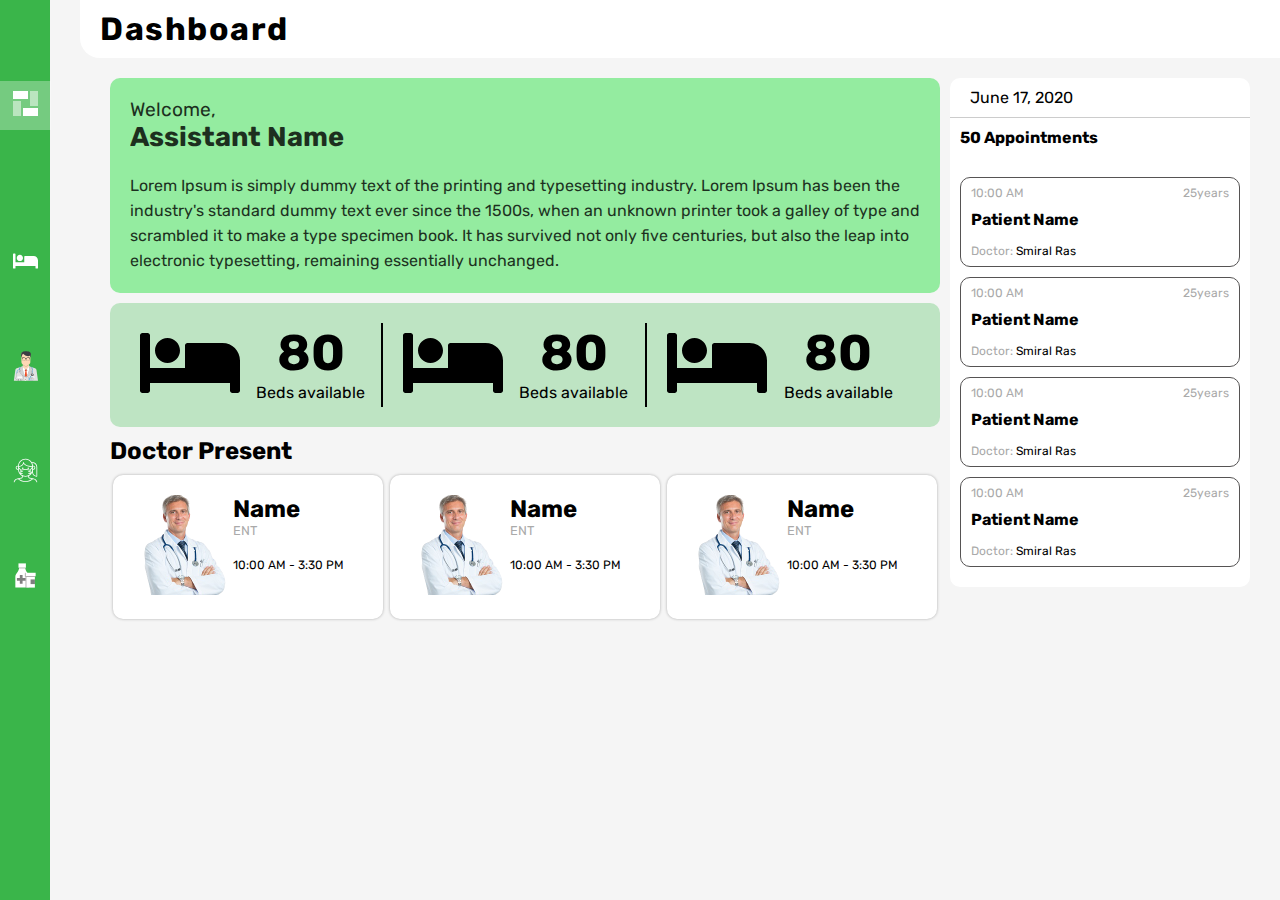
<file: frontend/index.html>
<!DOCTYPE html>
<html lang="en">
<head>
    <meta charset="UTF-8">
    <meta name="viewport" content="width=device-width, initial-scale=1.0">
    <title>Dashboard</title>
    <link rel="stylesheet" href="./css/style.css">
    <link href="https://fonts.googleapis.com/css2?family=Rubik&display=swap" rel="stylesheet">
</head>
<body>
    <div class="navigator">
        <div class="icons_con">
            <a class="active" href='index.html'> <img src="./assets/dashboard.svg" > </a>
            <a href='beds.html'> <img src="./assets/bed.svg" > </a>
            <a href='doc.html'> <img src="./assets/doc.svg" > </a>
            <a href='dashboard.html'> <img src="./assets/patient.svg" > </a>
            <a href='medicine.html'> <img src="./assets/medicine.svg" > </a>
        </div>
    </div>

    <div class="content">
        <p class="header">Dashboard</p>

        <div class="dashboard">

            <aside class="right">
                <div class="date">June 17, 2020</div>
                <p style='font-size: 1rem;font-weight: bold; padding: 10px;'>50 Appointments</p>
                
                <div class="patients_con">

                    <div class="patient">
                        <p style='font-size: 12px; color: #aaa; float:right;'>25years</p>
                        <p style='font-size: 12px; color: #aaa;'>10:00 AM</p>
                        <p style="margin-bottom: 15px; margin-top: 10px; font-weight: bold;">Patient Name</p>
                        <p style="font-size: 12px">
                            <span  style='color: #aaa;'>Doctor: </span> Smiral Ras
                        </p>
                    </div>

                    <div class="patient">
                        <p style='font-size: 12px; color: #aaa; float:right;'>25years</p>
                        <p style='font-size: 12px; color: #aaa;'>10:00 AM</p>
                        <p style="margin-bottom: 15px; margin-top: 10px; font-weight: bold;">Patient Name</p>
                        <p style="font-size: 12px">
                            <span  style='color: #aaa;'>Doctor: </span> Smiral Ras
                        </p>
                    </div>

                    <div class="patient">
                        <p style='font-size: 12px; color: #aaa; float:right;'>25years</p>
                        <p style='font-size: 12px; color: #aaa;'>10:00 AM</p>
                        <p style="margin-bottom: 15px; margin-top: 10px; font-weight: bold;">Patient Name</p>
                        <p style="font-size: 12px">
                            <span  style='color: #aaa;'>Doctor: </span> Smiral Ras
                        </p>
                    </div>

                    <div class="patient">
                        <p style='font-size: 12px; color: #aaa; float:right;'>25years</p>
                        <p style='font-size: 12px; color: #aaa;'>10:00 AM</p>
                        <p style="margin-bottom: 15px; margin-top: 10px; font-weight: bold;">Patient Name</p>
                        <p style="font-size: 12px">
                            <span  style='color: #aaa;'>Doctor: </span> Smiral Ras
                        </p>
                    </div>

                </div>
                
            </aside>

            <div class="left">
                <div class="welcome">
                    <p style='font-size: 1.2rem; opacity: 0.8;'>Welcome,</p>
                    <p style='font-size: 1.7rem;font-weight: bold; margin-bottom: 20px; opacity: 0.8;'>Assistant Name</p>
                    <p style='opacity: 0.8; line-height: 25px;'>Lorem Ipsum is simply dummy text of the printing and typesetting industry. Lorem Ipsum has been the industry's standard dummy text ever since the 1500s, when an unknown printer took a galley of type and scrambled it to make a type specimen book. It has survived not only five centuries, but also the leap into electronic typesetting, remaining essentially unchanged.</p>
                </div>

                <div class="stats">
                    <div style="border-right: 2px solid #000;" class="stat">
                        <div>
                            <img width="100px" src="./assets/bed2.svg" alt="">
                        </div>
                        <div style='text-align: center;'>
                            <p style="font-weight: bold; font-size: 50px;">80</p>
                            <p>Beds available</p>
                        </div>
                    </div>

                    <div style="border-right: 2px solid #000;" class="stat">
                        <div>
                            <img width="100px" src="./assets/bed2.svg" alt="">
                        </div>
                        <div style='text-align: center;'>
                            <p style="font-weight: bold; font-size: 50px;">80</p>
                            <p>Beds available</p>
                        </div>
                    </div>

                    <div class="stat">
                        <div>
                            <img width="100px" src="./assets/bed2.svg" alt="">
                        </div>
                        <div style='text-align: center;'>
                            <p style="font-weight: bold; font-size: 50px;">80</p>
                            <p>Beds available</p>
                        </div>
                    </div>
                </div>

                <h2>Doctor Present</h2>
                <div class="grid-dash">

                    <div class="doc_card">
                        <div class="info">
                            <div class="img"> <img src="./assets/doc1.png" alt=""> </div>
                            <div class='doc_content'>
                                <p class="name">Name</p>
                                <p class="ward">ENT</p>
                                <p class="avail">10:00 AM - 3:30 PM</p>
                            </div>
                        </div>
                    </div>

                    <div class="doc_card">
                        <div class="info">
                            <div class="img"> <img src="./assets/doc1.png" alt=""> </div>
                            <div class='doc_content'>
                                <p class="name">Name</p>
                                <p class="ward">ENT</p>
                                <p class="avail">10:00 AM - 3:30 PM</p>
                            </div>
                        </div>
                    </div>

                    <div class="doc_card">
                        <div class="info">
                            <div class="img"> <img src="./assets/doc1.png" alt=""> </div>
                            <div class='doc_content'>
                                <p class="name">Name</p>
                                <p class="ward">ENT</p>
                                <p class="avail">10:00 AM - 3:30 PM</p>
                            </div>
                        </div>
                    </div>
                </div>
            </div>
        </div>
    </div>

</body>
</html>
</file>
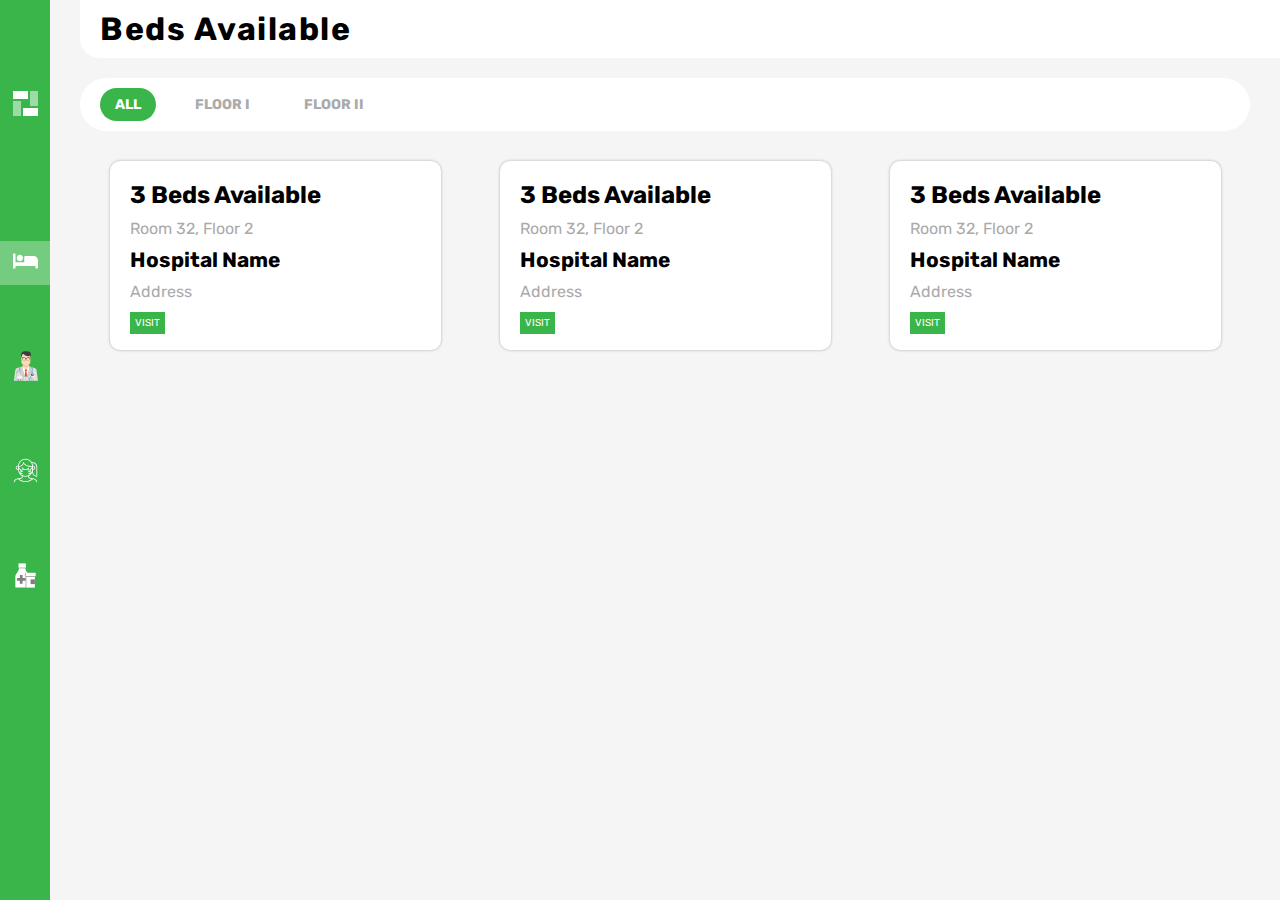
<file: frontend/beds.html>
<!DOCTYPE html>
<html lang="en">
<head>
    <meta charset="UTF-8">
    <meta name="viewport" content="width=device-width, initial-scale=1.0">
    <title>Beds Available</title>
    <link rel="stylesheet" href="./css/style.css">
    <link href="https://fonts.googleapis.com/css2?family=Rubik&display=swap" rel="stylesheet">
</head>
<body>
    <div class="navigator">
        <div class="icons_con">
            <a href='index.html'> <img src="./assets/dashboard.svg" > </a>
            <a class="active" href='beds.html'> <img src="./assets/bed.svg" > </a>
            <a href='doc.html'> <img src="./assets/doc.svg" > </a>
            <a href='dashboard.html'> <img src="./assets/patient.svg" > </a>
            <a href='medicine.html'> <img src="./assets/medicine.svg" > </a>
        </div>
    </div>

    <div class="content">
        <p class="header">Beds Available</p>
        <div class="options">
            <button class="active">All</button>
            <button>Floor I</button>
            <button>Floor II</button>
        </div>
        <div class="grid">
            <div class="card">
                <p class="beds">3 Beds Available</p>
                <p class="room">Room 32, Floor 2</p>
                <p class="name">Hospital Name</p>
                <p class="addr">Address</p>
                <a href="#">Visit</a>
            </div>
            <div class="card">
                <p class="beds">3 Beds Available</p>
                <p class="room">Room 32, Floor 2</p>
                <p class="name">Hospital Name</p>
                <p class="addr">Address</p>
                <a href="#">Visit</a>
            </div>
            <div class="card">
                <p class="beds">3 Beds Available</p>
                <p class="room">Room 32, Floor 2</p>
                <p class="name">Hospital Name</p>
                <p class="addr">Address</p>
                <a href="#">Visit</a>
            </div>
        </div>
    </div>
    
</body>
</html>
</file>
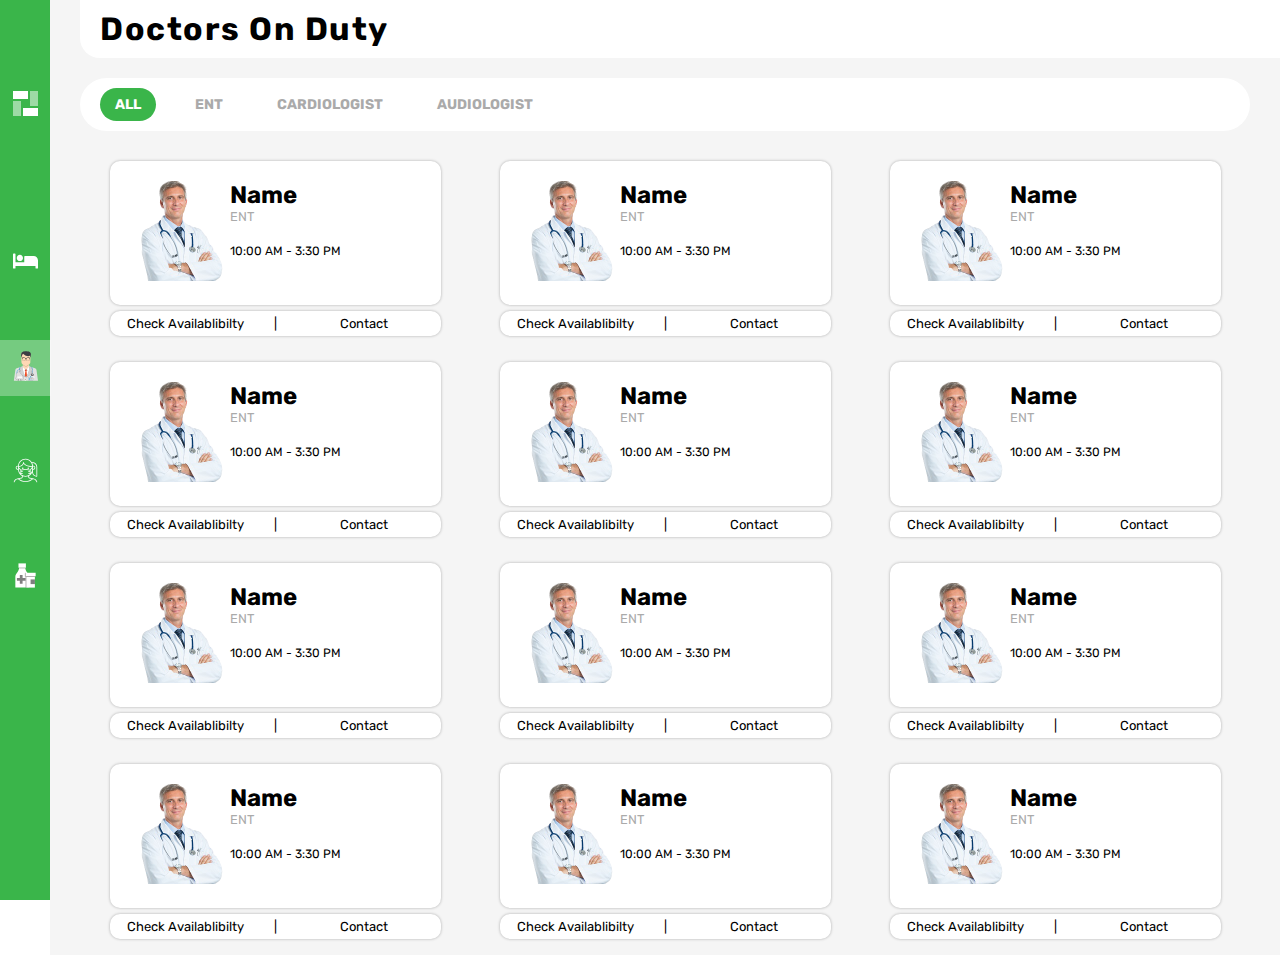
<file: frontend/doc.html>
<!DOCTYPE html>
<html lang="en">
<head>
    <meta charset="UTF-8">
    <meta name="viewport" content="width=device-width, initial-scale=1.0">
    <title>Doctor</title>
    <link rel="stylesheet" href="./css/style.css">
    <link href="https://fonts.googleapis.com/css2?family=Rubik&display=swap" rel="stylesheet">
</head>
<body>
    <div class="navigator">
        <div class="icons_con">
            <a href='index.html'> <img src="./assets/dashboard.svg" > </a>
            <a href='beds.html'> <img src="./assets/bed.svg" > </a>
            <a class="active" href='doc.html'> <img src="./assets/doc.svg" > </a>
            <a href='dashboard.html'> <img src="./assets/patient.svg" > </a>
            <a href='medicine.html'> <img src="./assets/medicine.svg" > </a>
        </div>
    </div>

    <div class="content">
        <p class="header">Doctors On Duty</p>
        <div class="options">
            <button class="active">All</button>
            <button>ENT</button>
            <button>Cardiologist</button>
            <button>Audiologist</button>
        </div>

        <div class="grid">

            <div class="doc_card">
                <div class="info">
                    <div class="img"> <img src="./assets/doc1.png" alt=""> </div>
                    <div class='doc_content'>
                        <p class="name">Name</p>
                        <p class="ward">ENT</p>
                        <p class="avail">10:00 AM - 3:30 PM</p>
                    </div>
                </div>
                <div class="contact">
                    <a href="#">Check Availablibilty</a>
                    <span>|</span>
                    <a href="#">Contact</a>
                </div>
            </div>

            <div class="doc_card">
                <div class="info">
                    <div class="img"> <img src="./assets/doc1.png" alt=""> </div>
                    <div class='doc_content'>
                        <p class="name">Name</p>
                        <p class="ward">ENT</p>
                        <p class="avail">10:00 AM - 3:30 PM</p>
                    </div>
                </div>
                <div class="contact">
                    <a href="#">Check Availablibilty</a>
                    <span>|</span>
                    <a href="#">Contact</a>
                </div>
            </div>

            <div class="doc_card">
                <div class="info">
                    <div class="img"> <img src="./assets/doc1.png" alt=""> </div>
                    <div class='doc_content'>
                        <p class="name">Name</p>
                        <p class="ward">ENT</p>
                        <p class="avail">10:00 AM - 3:30 PM</p>
                    </div>
                </div>
                <div class="contact">
                    <a href="#">Check Availablibilty</a>
                    <span>|</span>
                    <a href="#">Contact</a>
                </div>
            </div>

            <div class="doc_card">
                <div class="info">
                    <div class="img"> <img src="./assets/doc1.png" alt=""> </div>
                    <div class='doc_content'>
                        <p class="name">Name</p>
                        <p class="ward">ENT</p>
                        <p class="avail">10:00 AM - 3:30 PM</p>
                    </div>
                </div>
                <div class="contact">
                    <a href="#">Check Availablibilty</a>
                    <span>|</span>
                    <a href="#">Contact</a>
                </div>
            </div>

            <div class="doc_card">
                <div class="info">
                    <div class="img"> <img src="./assets/doc1.png" alt=""> </div>
                    <div class='doc_content'>
                        <p class="name">Name</p>
                        <p class="ward">ENT</p>
                        <p class="avail">10:00 AM - 3:30 PM</p>
                    </div>
                </div>
                <div class="contact">
                    <a href="#">Check Availablibilty</a>
                    <span>|</span>
                    <a href="#">Contact</a>
                </div>
            </div>

            <div class="doc_card">
                <div class="info">
                    <div class="img"> <img src="./assets/doc1.png" alt=""> </div>
                    <div class='doc_content'>
                        <p class="name">Name</p>
                        <p class="ward">ENT</p>
                        <p class="avail">10:00 AM - 3:30 PM</p>
                    </div>
                </div>
                <div class="contact">
                    <a href="#">Check Availablibilty</a>
                    <span>|</span>
                    <a href="#">Contact</a>
                </div>
            </div>

            <div class="doc_card">
                <div class="info">
                    <div class="img"> <img src="./assets/doc1.png" alt=""> </div>
                    <div class='doc_content'>
                        <p class="name">Name</p>
                        <p class="ward">ENT</p>
                        <p class="avail">10:00 AM - 3:30 PM</p>
                    </div>
                </div>
                <div class="contact">
                    <a href="#">Check Availablibilty</a>
                    <span>|</span>
                    <a href="#">Contact</a>
                </div>
            </div>

            <div class="doc_card">
                <div class="info">
                    <div class="img"> <img src="./assets/doc1.png" alt=""> </div>
                    <div class='doc_content'>
                        <p class="name">Name</p>
                        <p class="ward">ENT</p>
                        <p class="avail">10:00 AM - 3:30 PM</p>
                    </div>
                </div>
                <div class="contact">
                    <a href="#">Check Availablibilty</a>
                    <span>|</span>
                    <a href="#">Contact</a>
                </div>
            </div>

            <div class="doc_card">
                <div class="info">
                    <div class="img"> <img src="./assets/doc1.png" alt=""> </div>
                    <div class='doc_content'>
                        <p class="name">Name</p>
                        <p class="ward">ENT</p>
                        <p class="avail">10:00 AM - 3:30 PM</p>
                    </div>
                </div>
                <div class="contact">
                    <a href="#">Check Availablibilty</a>
                    <span>|</span>
                    <a href="#">Contact</a>
                </div>
            </div>

            <div class="doc_card">
                <div class="info">
                    <div class="img"> <img src="./assets/doc1.png" alt=""> </div>
                    <div class='doc_content'>
                        <p class="name">Name</p>
                        <p class="ward">ENT</p>
                        <p class="avail">10:00 AM - 3:30 PM</p>
                    </div>
                </div>
                <div class="contact">
                    <a href="#">Check Availablibilty</a>
                    <span>|</span>
                    <a href="#">Contact</a>
                </div>
            </div>

            <div class="doc_card">
                <div class="info">
                    <div class="img"> <img src="./assets/doc1.png" alt=""> </div>
                    <div class='doc_content'>
                        <p class="name">Name</p>
                        <p class="ward">ENT</p>
                        <p class="avail">10:00 AM - 3:30 PM</p>
                    </div>
                </div>
                <div class="contact">
                    <a href="#">Check Availablibilty</a>
                    <span>|</span>
                    <a href="#">Contact</a>
                </div>
            </div>

            <div class="doc_card">
                <div class="info">
                    <div class="img"> <img src="./assets/doc1.png" alt=""> </div>
                    <div class='doc_content'>
                        <p class="name">Name</p>
                        <p class="ward">ENT</p>
                        <p class="avail">10:00 AM - 3:30 PM</p>
                    </div>
                </div>
                <div class="contact">
                    <a href="#">Check Availablibilty</a>
                    <span>|</span>
                    <a href="#">Contact</a>
                </div>
            </div>

        </div>
    </div>

</body>
</html>
</file>
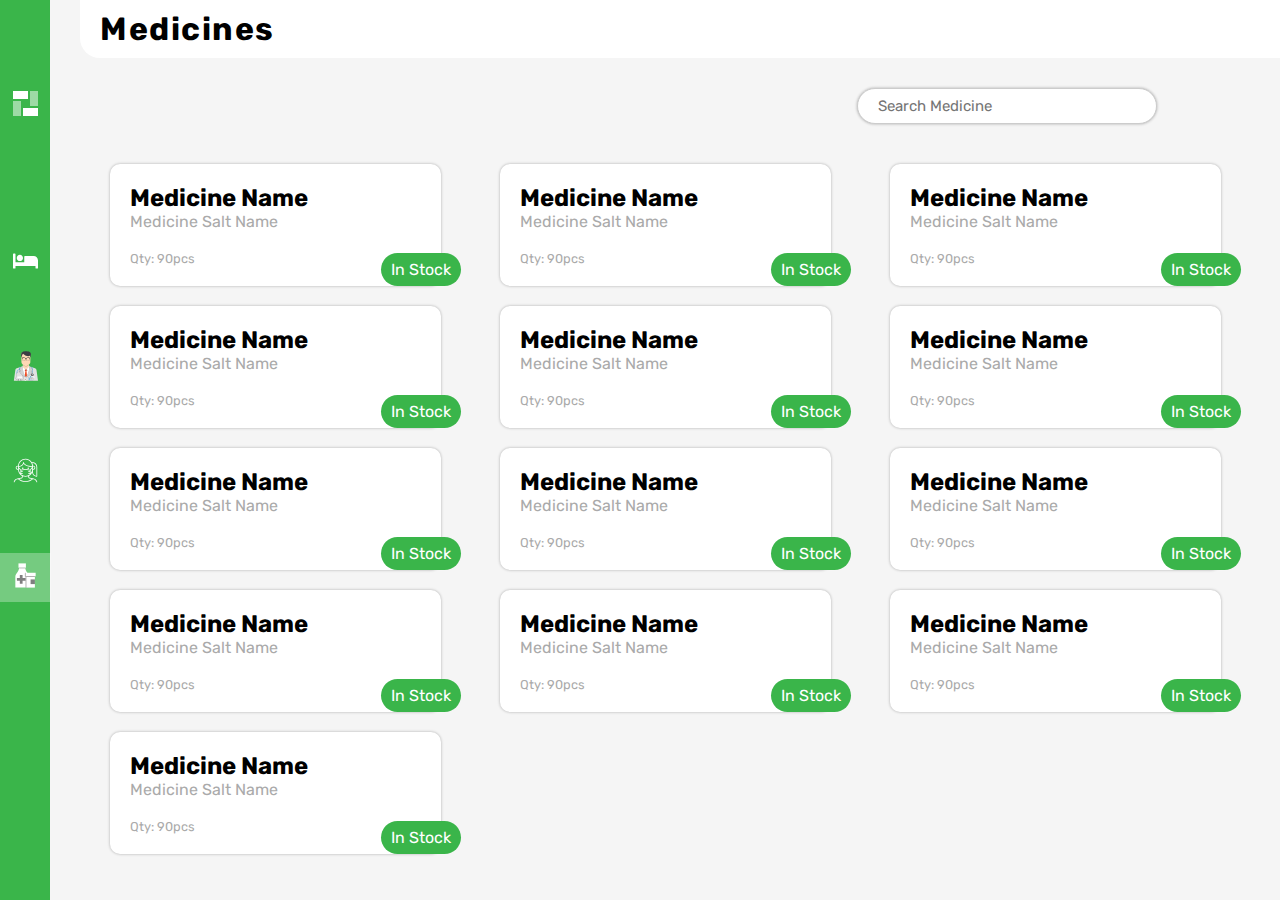
<file: frontend/medicine.html>
<!DOCTYPE html>
<html lang="en">
<head>
    <meta charset="UTF-8">
    <meta name="viewport" content="width=device-width, initial-scale=1.0">
    <title>Medicines</title>
    <link rel="stylesheet" href="./css/style.css">
    <link href="https://fonts.googleapis.com/css2?family=Rubik&display=swap" rel="stylesheet">
</head>
<body>
    <div class="navigator">
        <div class="icons_con">
            <a href='index.html'> <img src="./assets/dashboard.svg" > </a>
            <a href='beds.html'> <img src="./assets/bed.svg" > </a>
            <a href='doc.html'> <img src="./assets/doc.svg" > </a>
            <a href='dashboard.html'> <img src="./assets/patient.svg" > </a>
            <a class="active" href='medicine.html'> <img src="./assets/medicine.svg" > </a>
        </div>
    </div>

    <div class="content">
        <p class="header">Medicines</p>

        <div class="search">
            <input type="text" placeholder="Search Medicine">
        </div>
        
        <div class="grid">
            <div class="med_card">
                <p class="name">Medicine Name</p>
                <p class="name2">Medicine Salt Name</p>
                <p class="stocks">Qty: 90pcs</p>
                <div class="in_stocks">In Stock</div>
            </div>
            <div class="med_card">
                <p class="name">Medicine Name</p>
                <p class="name2">Medicine Salt Name</p>
                <p class="stocks">Qty: 90pcs</p>
                <div class="in_stocks">In Stock</div>
            </div>
            <div class="med_card">
                <p class="name">Medicine Name</p>
                <p class="name2">Medicine Salt Name</p>
                <p class="stocks">Qty: 90pcs</p>
                <div class="in_stocks">In Stock</div>
            </div>
            <div class="med_card">
                <p class="name">Medicine Name</p>
                <p class="name2">Medicine Salt Name</p>
                <p class="stocks">Qty: 90pcs</p>
                <div class="in_stocks">In Stock</div>
            </div>
            <div class="med_card">
                <p class="name">Medicine Name</p>
                <p class="name2">Medicine Salt Name</p>
                <p class="stocks">Qty: 90pcs</p>
                <div class="in_stocks">In Stock</div>
            </div>
            <div class="med_card">
                <p class="name">Medicine Name</p>
                <p class="name2">Medicine Salt Name</p>
                <p class="stocks">Qty: 90pcs</p>
                <div class="in_stocks">In Stock</div>
            </div>
            <div class="med_card">
                <p class="name">Medicine Name</p>
                <p class="name2">Medicine Salt Name</p>
                <p class="stocks">Qty: 90pcs</p>
                <div class="in_stocks">In Stock</div>
            </div>
            <div class="med_card">
                <p class="name">Medicine Name</p>
                <p class="name2">Medicine Salt Name</p>
                <p class="stocks">Qty: 90pcs</p>
                <div class="in_stocks">In Stock</div>
            </div>
            <div class="med_card">
                <p class="name">Medicine Name</p>
                <p class="name2">Medicine Salt Name</p>
                <p class="stocks">Qty: 90pcs</p>
                <div class="in_stocks">In Stock</div>
            </div>
            <div class="med_card">
                <p class="name">Medicine Name</p>
                <p class="name2">Medicine Salt Name</p>
                <p class="stocks">Qty: 90pcs</p>
                <div class="in_stocks">In Stock</div>
            </div>
            <div class="med_card">
                <p class="name">Medicine Name</p>
                <p class="name2">Medicine Salt Name</p>
                <p class="stocks">Qty: 90pcs</p>
                <div class="in_stocks">In Stock</div>
            </div>
            <div class="med_card">
                <p class="name">Medicine Name</p>
                <p class="name2">Medicine Salt Name</p>
                <p class="stocks">Qty: 90pcs</p>
                <div class="in_stocks">In Stock</div>
            </div>
            <div class="med_card">
                <p class="name">Medicine Name</p>
                <p class="name2">Medicine Salt Name</p>
                <p class="stocks">Qty: 90pcs</p>
                <div class="in_stocks">In Stock</div>
            </div>
            
        </div>
    </div>

</body>
</html>
</file>
<file: frontend/css/style.css>
* {
    margin: 0;
    padding: 0;
    box-sizing: border-box;
}
body, button, input, ::placeholder {
    font-family: 'Rubik', sans-serif;
}
a {
    text-decoration: none;
}
button, input, a {
    outline: none;
}
button {
    cursor: pointer;
}
body {
    width: 100%;
    overflow-x: hidden;
}

/*
    Navigator
*/
.navigator {
    position: fixed;
    width: 50px;
    height: 100vh;
    background: #3AB54A;
}
.navigator .icons_con {
    height: 70%;
    display: grid;
    grid-template-rows: 2fr 1fr 1fr 1fr 1fr;
    justify-content: space-evenly;
    align-items: center; 
}
.navigator .icons_con a {
    display: block;
    padding: 10px 13px;
}
.navigator .icons_con .active {
    background: rgba(255, 255, 255, 0.3);
}
/*  
    Common to pages
*/
.content {
    width: calc( 100% - 50px );
    margin-left: 50px;
    min-height: 100vh;
    background: #F5F5F5;
}
.content .header {
    font-size: 2rem;
    letter-spacing: 1.5px;
    background: white;
    margin-left: 30px;
    padding: 10px 20px;
    font-weight: bold;
    border-bottom-left-radius: 20px;
}
.content .grid {
    width: calc(100% - 60px);
    margin: 0 auto;
    display: grid;
    grid-template-columns: repeat(3, 30%);
    justify-content: space-around;
}
.content .grid .card, .content .grid .med_card {
    background: #fff;
    border-radius: 10px;
    padding: 20px;
    margin: 10px;
    box-shadow: 0 0 3px rgba(0, 0, 0, 0.3);
    position: relative;
}

/* 
    Beds page
*/
.content .options {
    width: calc(100% - 60px);
    margin: 20px auto;
    padding: 10px;
    background: white;
    border-radius: 35px;
}
.content .options button {
    padding: 8px 15px;
    font-size: 14px;
    border: none;
    text-transform: uppercase;
    margin: 0 10px;
    background: white;
    font-weight: bold;
    color: #aaa;
}
.content .options .active {
    background: #3AB54A;
    border-radius: 50px;
    color: #fff;
}
.content .grid .card a {
    padding: 5px;
    text-transform: uppercase;
    font-size: 10px;
    color: #fff;
    background: #3AB54A;
}
.content .grid .card p {
    margin-bottom: 10px;
}
.content .grid .card .beds {
    font-size: 1.5rem;
    font-weight: bold;
}
.content .grid .card .room, .content .grid .card .addr {
    color: #aaa;
}
.content .grid .card .name {
    font-size: 1.3rem;
    font-weight: bold;
}


/* 
    Medicines Page
*/
.content .search {
    width: 80%;
    margin: 30px auto;
    border-radius: 35px;
    text-align: right;
}
.content .search input {
    padding: 8px 20px;
    width: 300px;
    border-radius: 20px;
    border: 1px solid #ccc;
    box-shadow: 0 0 3px rgba(0, 0, 0, 0.3);
    font-size: 15px;
    position: relative;
}
.content .grid .med_card .name {
    font-size: 1.5rem;
    font-weight: bold;
}
.content .grid .med_card .name2 {
    font-size: 1rem;
    color: #aaa;
    margin-bottom: 10px;
}
.content .grid .med_card .stocks {
    margin-top: 20px;
    color: #aaa;
    font-size: 0.8rem;
}
.content .grid .med_card .in_stocks {
    position: absolute;
    right: -20px;
    bottom: 00px;
    background: #3AB54A;
    color: #fff;
    padding: 7px 10px;
    border-radius: 20px; 
}

/* 
    Doctor Page
*/
.content .grid .doc_card  {
    margin: 10px;
}
.doc_card .info {
    background: #fff;
    border-radius: 10px;
    display: flex;
    box-shadow: 0 0 3px rgba(0, 0, 0, 0.3);
    padding: 20px;
}
.doc_card .info .img img {
    width: 100px;
}
.doc_card .info .doc_content .name {
    font-size: 1.5rem;
    font-weight: bold;
}
.doc_card .info .doc_content .ward {
    font-size: 0.8rem;
    color: #aaa;
    margin-bottom: 20px;
}
.doc_card .info .doc_content .avail {
    font-size: 12px;
}
.doc_card .contact {
    margin: 6px 0;
    background: #fff;
    padding: 5px;
    border-radius: 10px;
    box-shadow: 0 0 3px rgba(0, 0, 0, 0.3);
    text-align: center;
    display: flex;
}
.doc_card .contact a {
    flex: 2;
    font-size: 13px;
    color: #000000;
}
.doc_card .contact span {
    flex: 0.5;
    font-size: 13px;
}

/* 
    Dashboard
*/
/* .dashboard {
    width: calc(100% - 60px);
    margin: 20px auto;
    display: flex;
    display: grid;
    grid-template-columns: 3fr 1fr;
}

.aside_left {
    margin-left: 10px;
    border-radius: 10px;
    background: #fff;
}
.aside_right  .welcome {
    padding: 20px;
    background: #94ECA0;
    border-radius: 10px;
}
.aside_left .date {
    padding: 10px;
    border-bottom: 1px solid #ccc;
} */
.content .right {
    float: right;
    width: 300px;
    border-radius: 10px;
    background: #fff;
}
.content .right .date {
    border-bottom: 1px solid #ccc;
    padding: 10px 20px;
}
.dashboard {
    width: calc(100% - 60px);
    margin: 20px auto;
}
.dashboard .left {
    width: calc(100% - 340px);
    margin: 20px 0;
    margin-left: 30px;
}
.dashboard .left .welcome {
    padding: 20px;
    background: #94ECA0;
    border-radius: 10px;
} 
.dashboard .grid-dash {
    margin: 10px 0;
    display: grid;
    grid-template-columns: repeat(3, 32.5%);
    justify-content: space-around;
}
.dashboard .patients_con {
    padding: 10px;
}
.dashboard .patient {
    padding: 8px 10px;
    border: 1.3px solid #565454;
    border-radius: 10px;
    margin: 10px 0;
}
.left .stats {
    padding: 20px;
    background: #bee4c3;
    border-radius: 10px;
    margin: 10px 0;
    display: grid;
    grid-template-columns: repeat(3, 1fr);
}

.left .stats .stat {
    display: grid;
    grid-template-columns: 1fr 2fr;
    margin: 0 10px;
}
</file>
